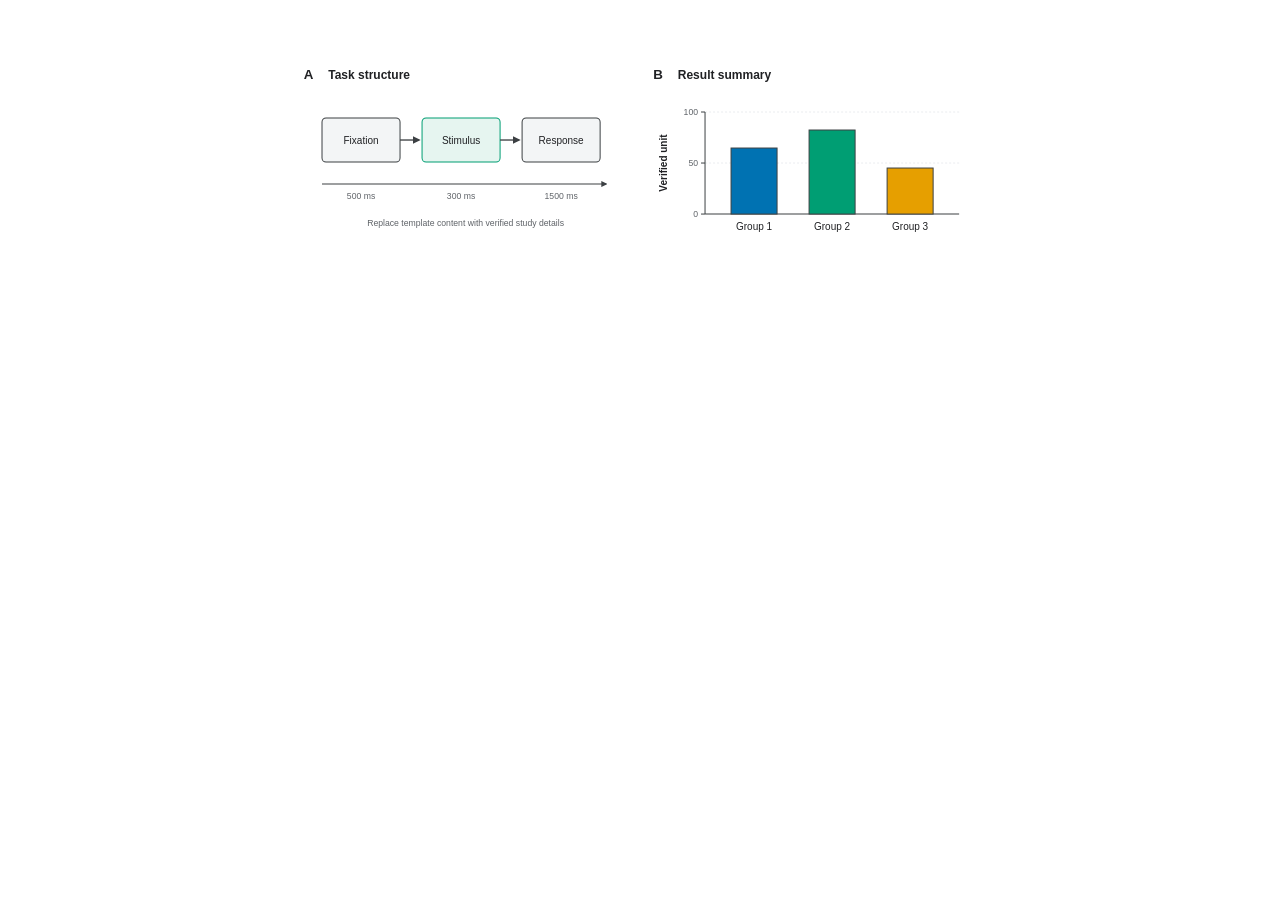
<file: assets/html-figure-template/index.html>
<!doctype html>
<html lang="en">
  <head>
    <meta charset="utf-8" />
    <meta name="viewport" content="width=device-width, initial-scale=1" />
    <meta name="lavish-live-reload" content="root" />
    <title>Academic Figure</title>
    <link rel="stylesheet" href="styles.css" />
  </head>
  <body>
    <main class="figure-page">
      <figure class="paper-figure" aria-label="Publication-ready academic figure">
        <section class="panel panel-a" aria-labelledby="panel-a-title">
          <div class="panel-label">A</div>
          <h2 id="panel-a-title">Task structure</h2>
          <!-- 1:1 SVG user-unit mapping: column width at 178 mm / 2 cols (7 mm gap) is ~323 px at 96 dpi -->
          <svg class="diagram" viewBox="0 0 323 150" role="img" aria-label="Example task timeline">
            <defs>
              <marker id="arrow" viewBox="0 0 10 10" refX="8" refY="5" markerWidth="6" markerHeight="6" orient="auto-start-reverse">
                <path d="M 0 0 L 10 5 L 0 10 z" />
              </marker>
            </defs>

            <g class="phase" transform="translate(18 24)">
              <rect width="78" height="44" rx="4" />
              <text x="39" y="25.5" text-anchor="middle">Fixation</text>
            </g>
            <line class="connector-line" x1="96" y1="46" x2="115" y2="46" marker-end="url(#arrow)" />

            <g class="phase accent" transform="translate(118 24)">
              <rect width="78" height="44" rx="4" />
              <text x="39" y="25.5" text-anchor="middle">Stimulus</text>
            </g>
            <line class="connector-line" x1="196" y1="46" x2="215" y2="46" marker-end="url(#arrow)" />

            <g class="phase" transform="translate(218 24)">
              <rect width="78" height="44" rx="4" />
              <text x="39" y="25.5" text-anchor="middle">Response</text>
            </g>

            <line class="axis-line" x1="18" y1="90" x2="302" y2="90" marker-end="url(#arrow)" />
            <text class="tick-label" x="57" y="105" text-anchor="middle">500 ms</text>
            <text class="tick-label" x="157" y="105" text-anchor="middle">300 ms</text>
            <text class="tick-label" x="257" y="105" text-anchor="middle">1500 ms</text>
            <text class="small-note" x="161.5" y="132" text-anchor="middle">Replace template content with verified study details</text>
          </svg>
        </section>

        <section class="panel panel-b" aria-labelledby="panel-b-title">
          <div class="panel-label">B</div>
          <h2 id="panel-b-title">Result summary</h2>
          <svg class="chart" viewBox="0 0 323 150" role="img" aria-label="Example vector chart">
            <line class="grid-line" x1="52" y1="69" x2="306" y2="69" />
            <line class="grid-line" x1="52" y1="18" x2="306" y2="18" />

            <line class="axis-line" x1="52" y1="120" x2="306" y2="120" />
            <line class="axis-line" x1="52" y1="18" x2="52" y2="120" />
            <line class="axis-line" x1="48" y1="120" x2="52" y2="120" />
            <line class="axis-line" x1="48" y1="69" x2="52" y2="69" />
            <line class="axis-line" x1="48" y1="18" x2="52" y2="18" />

            <text class="tick-label" x="45" y="123" text-anchor="end">0</text>
            <text class="tick-label" x="45" y="72" text-anchor="end">50</text>
            <text class="tick-label" x="45" y="21" text-anchor="end">100</text>

            <rect class="bar bar-one" x="78" y="54" width="46" height="66" />
            <rect class="bar bar-two" x="156" y="36" width="46" height="84" />
            <rect class="bar bar-three" x="234" y="74" width="46" height="46" />

            <text x="101" y="136" text-anchor="middle">Group 1</text>
            <text x="179" y="136" text-anchor="middle">Group 2</text>
            <text x="257" y="136" text-anchor="middle">Group 3</text>
            <text class="axis-title" x="14" y="69" transform="rotate(-90 14 69)" text-anchor="middle">Verified unit</text>
          </svg>
        </section>
      </figure>
    </main>
  </body>
</html>
</file>
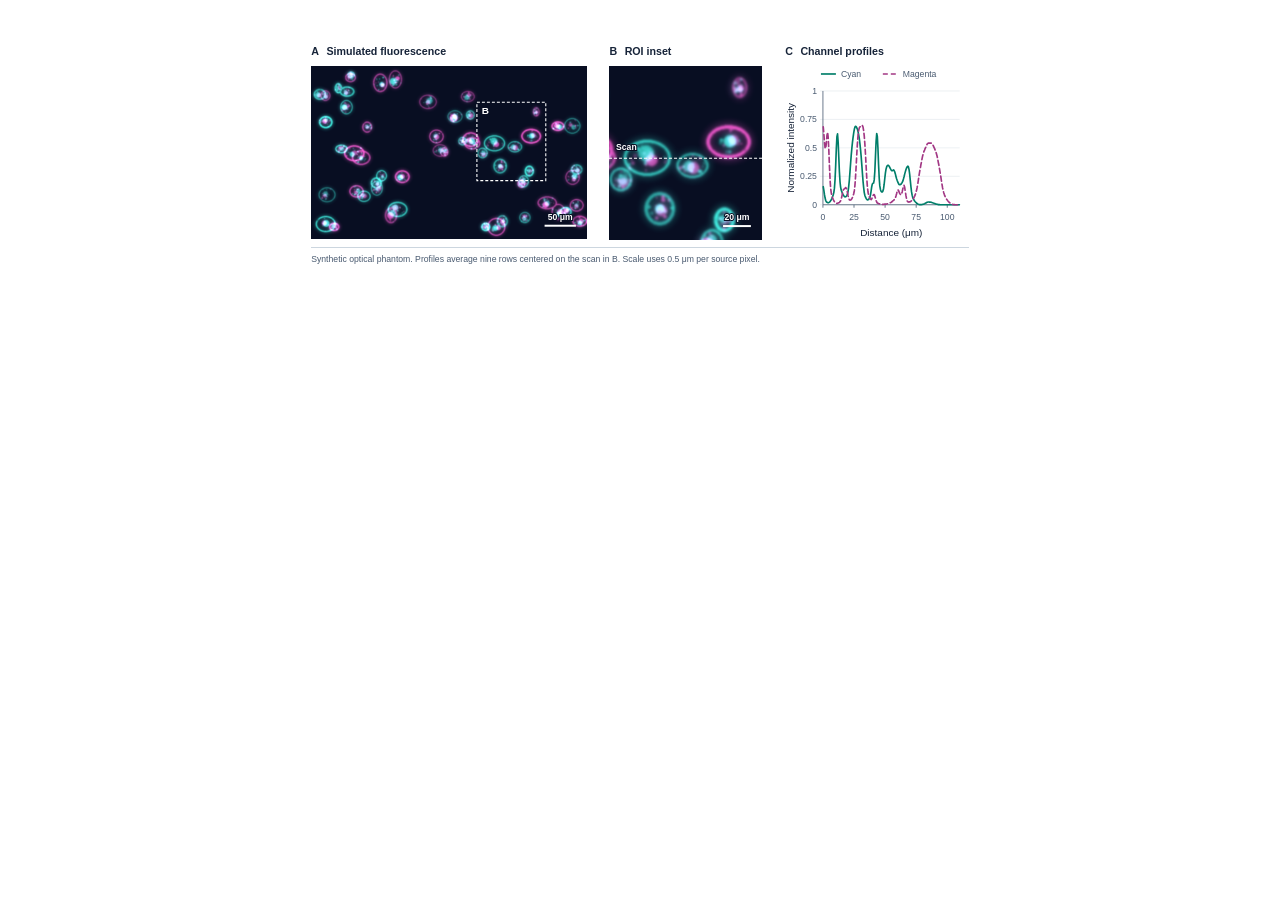
<file: examples/cell/index.html>
<!doctype html>
<html lang="en">
<head>
  <meta charset="utf-8">
  <meta name="viewport" content="width=device-width, initial-scale=1">
  <meta name="lavish-live-reload" content="root">
  <title>Simulated fluorescence and channel profiles</title>
  <link rel="stylesheet" href="../../assets/html-figure-template/styles.css">
  <link rel="stylesheet" href="../figure.css">
  <style>
    :root {
      --figure-width: 174mm;
      --panel-gap: 6mm;
      --label-size: 8pt;
      --title-size: 8pt;
    }
    .paper-figure { grid-template-columns: 45fr 25fr 30fr; }
    .roi { fill: none; stroke: white; stroke-width: 0.8pt; stroke-dasharray: 3 2; }
    .scale-bar { stroke: white; stroke-width: 1.5pt; }
  </style>
  <script src="../plots.js" defer></script>
  <script src="profile.js" defer></script>
  <script src="plot_profile.js" defer></script>
</head>
<body>
  <main class="figure-page">
    <figure class="paper-figure" aria-label="Simulated fluorescence image, magnified region and two intensity profiles">
      <section class="panel" aria-labelledby="field-title">
        <div class="panel-heading">
          <span class="panel-letter">A</span><h2 id="field-title">Simulated fluorescence</h2>
        </div>
        <div class="imaging-panel">
          <img src="phantom.png" alt="Merged cyan and magenta fluorescence channels of a synthetic optical phantom">
          <svg viewBox="0 0 276 174" aria-label="Selected region and 50 micrometre scale bar" role="img">
            <rect x="166.2" y="36.4" width="69" height="78.4" class="roi"/>
            <text class="image-annotation" x="171" y="48">B</text>
            <path class="scale-bar" d="M234 160h31.36"/>
            <text class="image-annotation tick-label" x="249.68" y="154" text-anchor="middle">50 μm</text>
          </svg>
        </div>
      </section>
      <section class="panel" aria-labelledby="roi-title">
        <div class="panel-heading">
          <span class="panel-letter">B</span><h2 id="roi-title">ROI inset</h2>
        </div>
        <div class="imaging-panel">
          <img src="inset.png" alt="Exact crop of the region outlined in panel A">
          <svg viewBox="0 0 153 174" aria-label="Profile scan and 20 micrometre scale bar" role="img">
            <path class="roi" d="M0 92.22h153"/>
            <text class="image-annotation tick-label" x="7" y="84">Scan</text>
            <path class="scale-bar" d="M114 160h27.82"/>
            <text class="image-annotation tick-label" x="127.91" y="154" text-anchor="middle">20 μm</text>
          </svg>
        </div>
      </section>
      <section class="panel" aria-labelledby="profile-title">
        <div class="panel-heading">
          <span class="panel-letter">C</span><h2 id="profile-title">Channel profiles</h2>
        </div>
        <svg id="profile" viewBox="0 0 184 174" role="img"
          aria-label="Cyan and magenta channel intensities sampled along the marked scan line"></svg>
      </section>
      <figcaption class="figure-note">
        Synthetic optical phantom. Profiles average nine rows centered on the scan in B. Scale uses 0.5 μm per source pixel.
      </figcaption>
    </figure>
  </main>
</body>
</html>
</file>
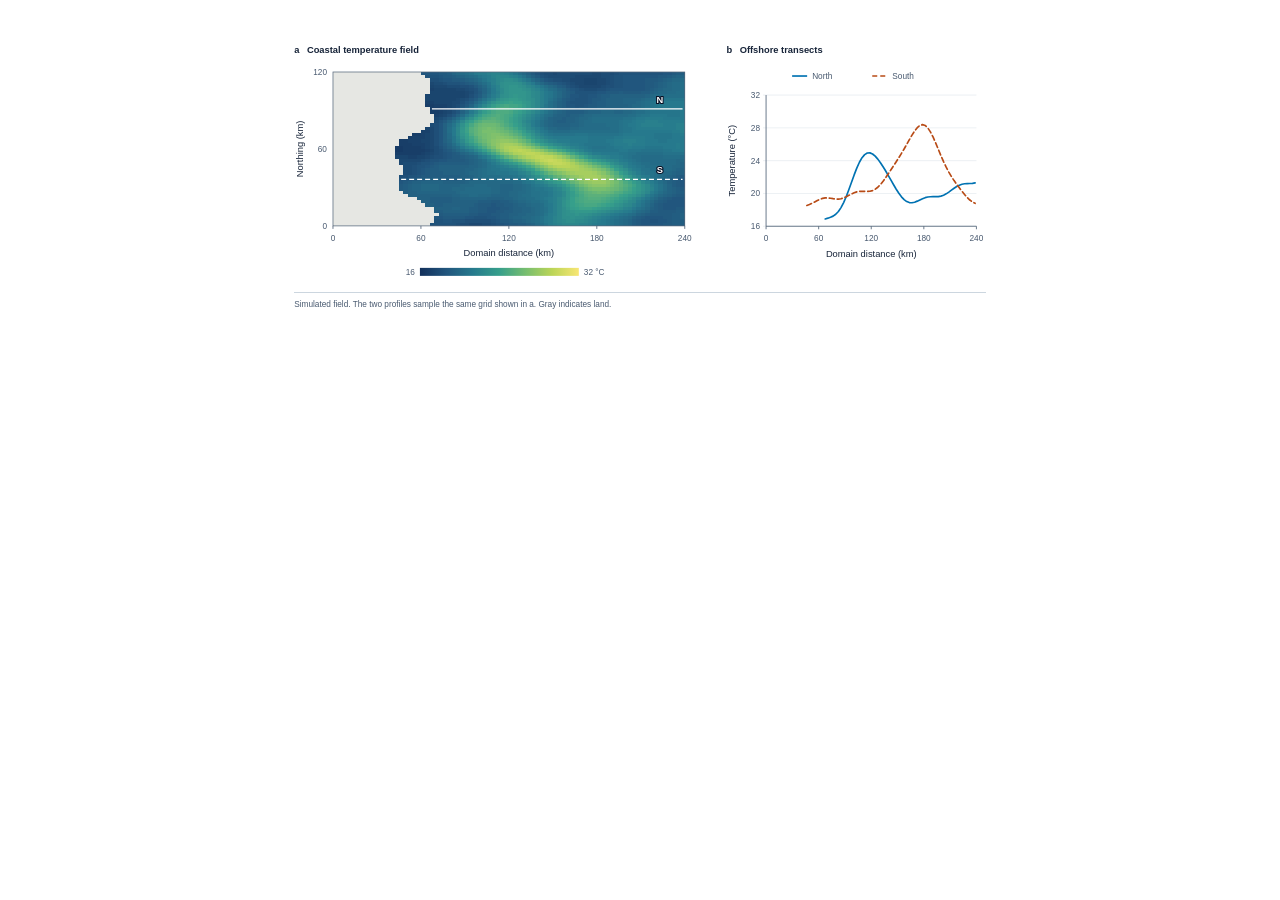
<file: examples/nature/index.html>
<!doctype html>
<html lang="en">
<head>
  <meta charset="utf-8">
  <meta name="viewport" content="width=device-width, initial-scale=1">
  <meta name="lavish-live-reload" content="root">
  <title>Simulated coastal temperature field</title>
  <link rel="stylesheet" href="../../assets/html-figure-template/styles.css">
  <link rel="stylesheet" href="../figure.css">
  <style>
    :root {
      --figure-width: 183mm;
      --label-size: 7pt;
      --title-size: 7pt;
      --body-size: 7pt;
      --tick-size: 6.2pt;
      --note-size: 6.2pt;
    }
    .paper-figure { grid-template-columns: 61fr 39fr; }
  </style>
  <script src="../plots.js" defer></script>
  <script src="field.js" defer></script>
</head>
<body>
  <main class="figure-page">
    <figure class="paper-figure" aria-label="A simulated coastal temperature map and two transects">
      <section class="panel" aria-labelledby="map-title">
        <div class="panel-heading">
          <span class="panel-letter">a</span><h2 id="map-title">Coastal temperature field</h2>
        </div>
        <svg id="field" viewBox="0 0 406 220" role="img"
          aria-label="Temperature field in degrees Celsius with north and south transects"></svg>
      </section>
      <section class="panel" aria-labelledby="transect-title">
        <div class="panel-heading">
          <span class="panel-letter">b</span><h2 id="transect-title">Offshore transects</h2>
        </div>
        <svg id="transects" viewBox="0 0 259 220" role="img"
          aria-label="Temperature profiles sampled directly from the north and south transects"></svg>
      </section>
      <figcaption class="figure-note">
        Simulated field. The two profiles sample the same grid shown in a. Gray indicates land.
      </figcaption>
    </figure>
  </main>
</body>
</html>
</file>
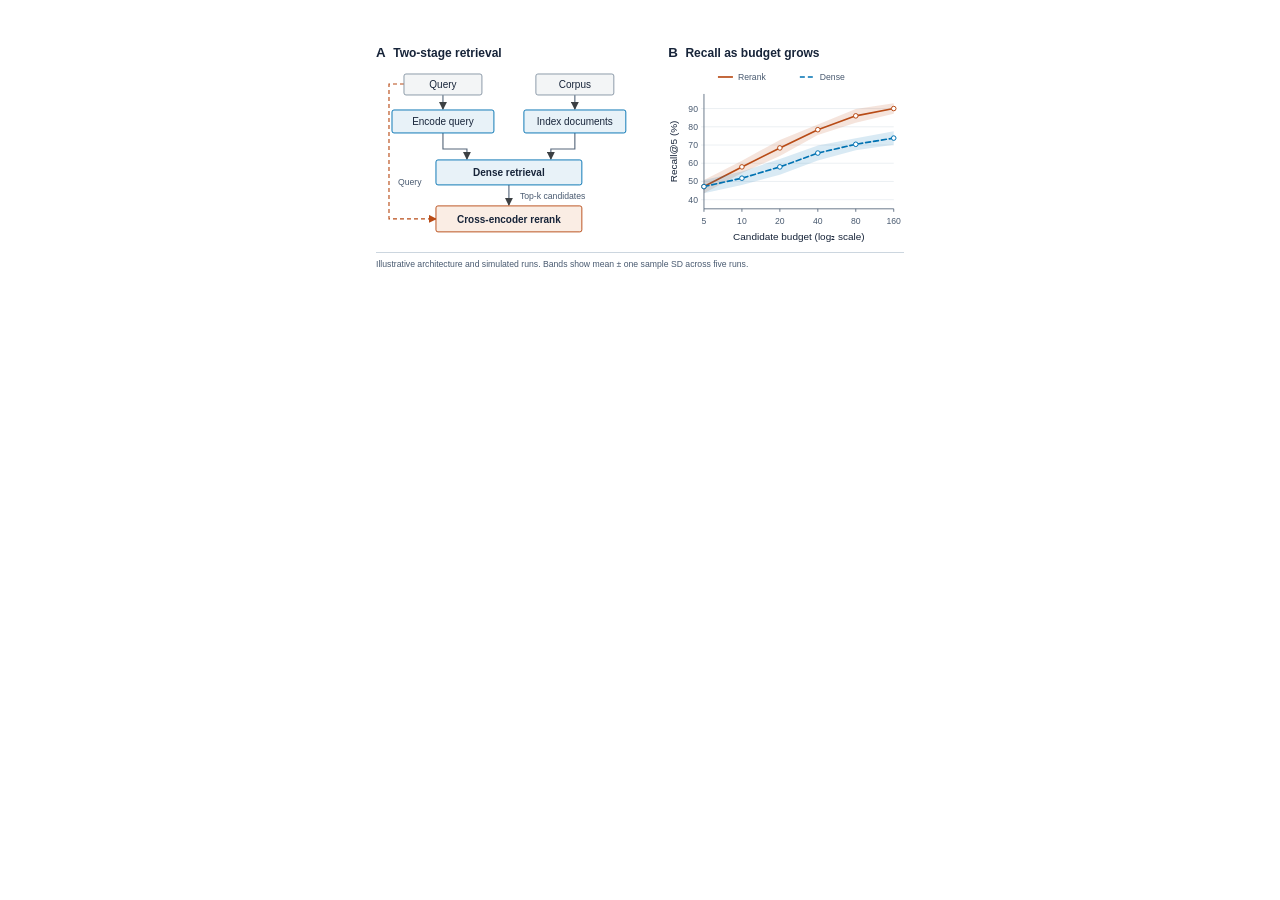
<file: examples/neurips/index.html>
<!doctype html>
<html lang="en">
<head>
  <meta charset="utf-8">
  <meta name="viewport" content="width=device-width, initial-scale=1">
  <meta name="lavish-live-reload" content="root">
  <title>Two-stage retrieval architecture and scaling</title>
  <link rel="stylesheet" href="../../assets/html-figure-template/styles.css">
  <link rel="stylesheet" href="../figure.css">
  <style>
    :root { --figure-width: 139.7mm; }
    .paper-figure { grid-template-columns: 53fr 47fr; }
    .stage { stroke-width: 0.7pt; }
    .stage-label { font-weight: 700; }
    .flow { fill: none; stroke: #56677b; stroke-width: 0.85pt; }
    .query-flow { stroke: #b84b16; stroke-dasharray: 4 3; }
  </style>
  <script src="../plots.js" defer></script>
  <script src="scaling.js" defer></script>
</head>
<body>
  <main class="figure-page">
    <figure class="paper-figure" aria-label="Two-stage retrieval model and simulated size scaling">
      <section class="panel" aria-labelledby="diagram-title">
        <div class="panel-heading">
          <span class="panel-letter">A</span><h2 id="diagram-title">Two-stage retrieval</h2>
        </div>
        <svg viewBox="0 0 266 176" role="img"
          aria-label="Query encoding and document indexing feed retrieval. The query and candidates go to the reranker.">
          <defs>
            <marker id="flow-arrow" viewBox="0 0 8 8" refX="7" refY="4" markerWidth="7" markerHeight="7"
              orient="auto">
              <path d="M0 0L8 4L0 8Z" fill="#56677b"/>
            </marker>
            <marker id="query-arrow" viewBox="0 0 8 8" refX="7" refY="4" markerWidth="7" markerHeight="7"
              orient="auto">
              <path d="M0 0L8 4L0 8Z" style="fill:#b84b16"/>
            </marker>
          </defs>
          <g class="flow" marker-end="url(#flow-arrow)">
            <path d="M67 27v14"/><path d="M199 27v14"/>
            <path d="M67 65v16h24v10"/><path d="M199 65v16h-24v10"/>
            <path d="M133 117v20"/>
          </g>
          <path class="flow query-flow" d="M28 16H13v135h47" marker-end="url(#query-arrow)"/>
          <rect class="stage" x="28" y="6" width="78" height="21" rx="2" fill="#f3f5f6" stroke="#8695a4"/>
          <rect class="stage" x="160" y="6" width="78" height="21" rx="2" fill="#f3f5f6" stroke="#8695a4"/>
          <rect class="stage" x="16" y="42" width="102" height="23" rx="2" fill="#e8f2f8" stroke="#0072b2"/>
          <rect class="stage" x="148" y="42" width="102" height="23" rx="2" fill="#e8f2f8" stroke="#0072b2"/>
          <rect class="stage" x="60" y="92" width="146" height="25" rx="2" fill="#e8f2f8" stroke="#0072b2"/>
          <rect class="stage" x="60" y="138" width="146" height="26" rx="2" fill="#faede4" stroke="#b84b16"/>
          <text x="67" y="20" text-anchor="middle">Query</text>
          <text x="199" y="20" text-anchor="middle">Corpus</text>
          <text x="67" y="57" text-anchor="middle">Encode query</text>
          <text x="199" y="57" text-anchor="middle">Index documents</text>
          <text class="stage-label" x="133" y="108" text-anchor="middle">Dense retrieval</text>
          <text class="tick-label" x="144" y="131">Top-k candidates</text>
          <text class="stage-label" x="133" y="155" text-anchor="middle">Cross-encoder rerank</text>
          <text class="tick-label" x="22" y="117">Query</text>
        </svg>
      </section>
      <section class="panel" aria-labelledby="scaling-title">
        <div class="panel-heading">
          <span class="panel-letter">B</span><h2 id="scaling-title">Recall as budget grows</h2>
        </div>
        <svg id="scaling" viewBox="0 0 236 176" role="img"
          aria-label="Simulated recall at five on a log-two candidate-budget axis, with mean and standard deviation"></svg>
      </section>
      <figcaption class="figure-note">
        Illustrative architecture and simulated runs. Bands show mean ± one sample SD across five runs.
      </figcaption>
    </figure>
  </main>
</body>
</html>
</file>
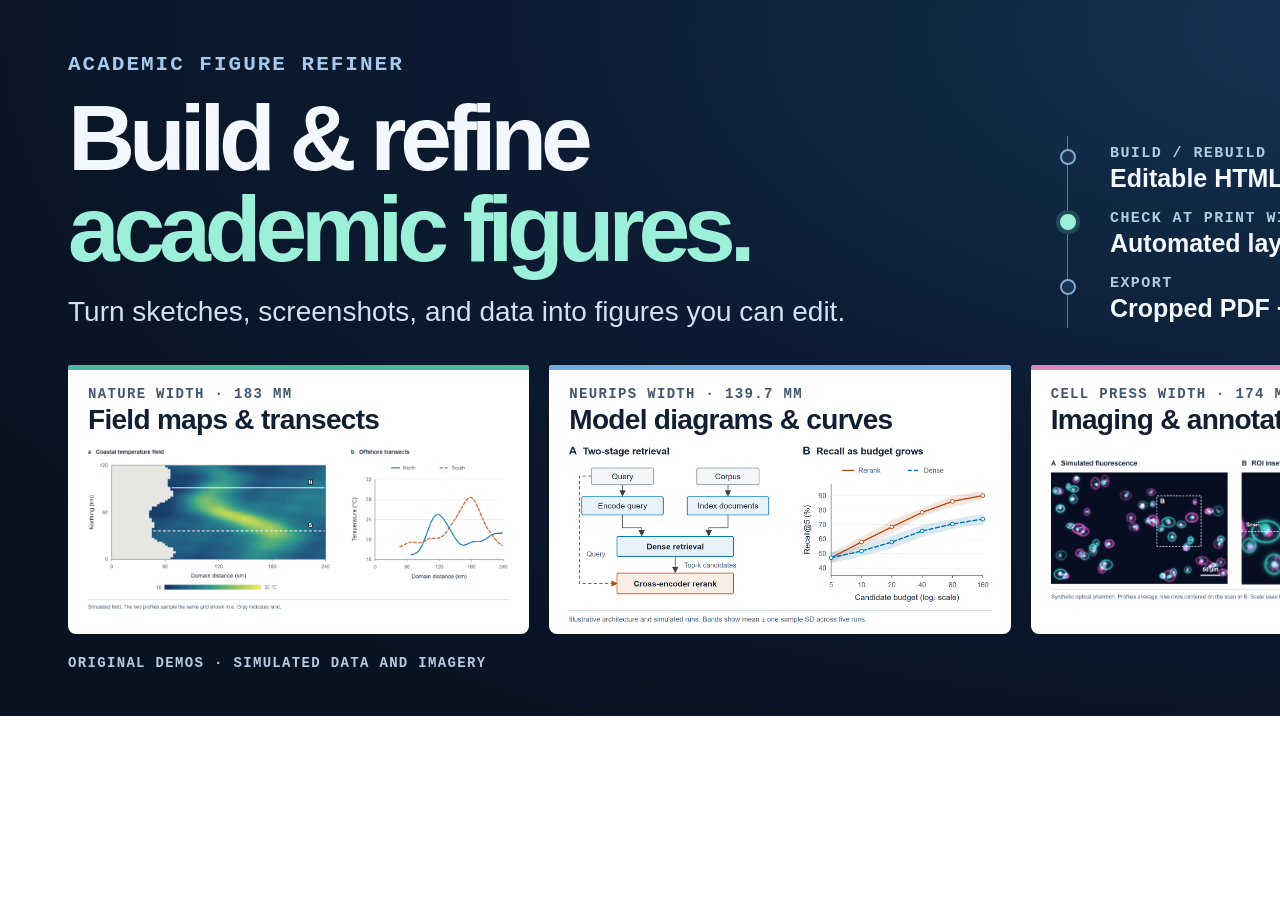
<file: examples/cover.html>
<!doctype html>
<html lang="en">
<head>
  <meta charset="utf-8">
  <meta name="viewport" content="width=device-width, initial-scale=1">
  <title>Academic Figure Refiner README cover</title>
  <style>
    * { box-sizing: border-box; }
    body { margin: 0; font-family: "Segoe UI", Arial, sans-serif; }
    .cover {
      width: 1560px;
      min-height: 716px;
      padding: 53px 68px 37px;
      color: #f3f8ff;
      background: radial-gradient(ellipse at 86% 4%, #143354 0%, #0c1b32 44%, #081322 83%);
    }
    .intro { display: grid; grid-template-columns: 1fr 425px; align-items: end; gap: 32px; }
    .brand, .venue, .footer, .flow dt {
      font-family: "Cascadia Mono", Consolas, monospace;
      font-weight: 700;
      letter-spacing: 0.095em;
    }
    .brand { margin: 0 0 17px; color: #a4c9ed; font-size: 21px; }
    h1 { margin: 0; font-size: 93px; line-height: 0.98; letter-spacing: -0.066em; font-weight: 750; }
    h1 span { color: #9cf0d9; }
    .subtitle { margin: 21px 0 0; font-size: 28px; color: #d1e2f2; }
    .flow {
      position: relative;
      margin: 0;
      padding: 9px 0 5px 42px;
      display: grid;
      gap: 17px;
      border-left: 1px solid #52819c;
    }
    .flow div { position: relative; }
    .flow div::before {
      position: absolute;
      content: "";
      left: -50px;
      top: 4px;
      width: 12px;
      height: 12px;
      background: #173453;
      border: 2px solid #83a8c9;
      border-radius: 50%;
    }
    .flow div:nth-child(2)::before {
      background: #9cf0d9;
      border-color: #9cf0d9;
      box-shadow: 0 0 0 4px #214b56;
    }
    .flow dt { color: #b3cce4; font-size: 15px; }
    .flow dd { margin: 2px 0 0; font-size: 25px; line-height: 1.16; font-weight: 650; }
    .case-studies { display: grid; grid-template-columns: repeat(3, 1fr); gap: 20px; margin-top: 37px; }
    .example {
      overflow: hidden;
      margin: 0;
      padding: 16px 20px 18px;
      border-top: 5px solid var(--accent);
      border-radius: 2px 2px 8px 8px;
      color: #121f32;
      background: #fff;
    }
    .example figcaption { display: flex; flex-direction: column; gap: 2px; margin-bottom: 9px; }
    .venue { color: #435670; font-size: 14px; }
    .example strong { font-size: 28px; line-height: 1.12; letter-spacing: -0.025em; }
    .preview { display: grid; place-items: center; height: 171px; }
    .preview img { display: block; max-width: 100%; max-height: 100%; }
    .footer { margin: 21px 0 0; color: #b5cbe1; font-size: 14px; }
  </style>
</head>
<body>
  <main class="cover">
    <div class="intro">
      <div>
        <p class="brand">ACADEMIC FIGURE REFINER</p>
        <h1>Build &amp; refine<br><span>academic figures.</span></h1>
        <p class="subtitle">Turn sketches, screenshots, and data into figures you can edit.</p>
      </div>
      <dl class="flow" aria-label="Figure workflow">
        <div><dt>BUILD / REBUILD</dt><dd>Editable HTML + SVG</dd></div>
        <div><dt>CHECK AT PRINT WIDTH</dt><dd>Automated layout audit</dd></div>
        <div><dt>EXPORT</dt><dd>Cropped PDF + high-res PNG</dd></div>
      </dl>
    </div>
    <section class="case-studies" aria-label="Three original examples">
      <figure class="example" style="--accent:#4cb89b">
        <figcaption><span class="venue">NATURE WIDTH · 183 MM</span><strong>Field maps &amp; transects</strong></figcaption>
        <div class="preview"><img src="nature/exports/figure.png" alt="Coastal heatmap and two temperature profiles"></div>
      </figure>
      <figure class="example" style="--accent:#70ace8">
        <figcaption><span class="venue">NEURIPS WIDTH · 139.7 MM</span><strong>Model diagrams &amp; curves</strong></figcaption>
        <div class="preview"><img src="neurips/exports/figure.png" alt="Two-stage retrieval diagram with recall scaling curves"></div>
      </figure>
      <figure class="example" style="--accent:#d789bd">
        <figcaption><span class="venue">CELL PRESS WIDTH · 174 MM</span><strong>Imaging &amp; annotations</strong></figcaption>
        <div class="preview"><img src="cell/exports/figure.png" alt="Two-channel fluorescence simulation with an inset and signal profiles"></div>
      </figure>
    </section>
    <p class="footer">ORIGINAL DEMOS · SIMULATED DATA AND IMAGERY</p>
  </main>
</body>
</html>
</file>
<file: assets/html-figure-template/styles.css>
:root {
  /* Target paper width: Nature/standard double-column (178 mm ≈ 672.8 px at 96 dpi).
     With 2 equal columns and 7 mm gap, each panel is ~323 px wide. */
  --figure-width: 178mm;
  --panel-gap: 7mm;
  --font-sans: Arial, Helvetica, "Liberation Sans", sans-serif;

  /* Publication typography in physical pt units (1 pt = 1.333 px at 96 dpi) */
  --label-size: 10pt;
  --title-size: 9pt;
  --body-size: 7.5pt;
  --tick-size: 6.5pt;
  --note-size: 6.5pt;

  /* Print-safe stroke weights */
  --stroke-axis: 0.75pt;
  --stroke-line: 1pt;
  --stroke-grid: 0.5pt;

  /* Neutral inks and surfaces */
  --ink: #202124;
  --muted: #5f6368;
  --line: #3c4043;
  --grid-line: #e0e3e7;
  --soft-gray: #f3f5f6;

  /* Color-blind-safe Okabe-Ito-inspired palette */
  --accent-blue: #0072b2;
  --accent-teal: #009e73;
  --accent-orange: #d55e00;
  --accent-gold: #e69f00;
  --accent-purple: #cc79a7;
  --accent-sky: #56b4e9;

  /* Muted fills for diagram blocks and highlighted regions */
  --tint-blue: #e8f2f8;
  --tint-teal: #e6f5f0;
  --tint-orange: #faede4;
  --tint-gold: #fcf4e1;
}

* {
  box-sizing: border-box;
  print-color-adjust: exact;
  -webkit-print-color-adjust: exact;
}

body {
  margin: 0;
  background: #ffffff;
  color: var(--ink);
  font-family: var(--font-sans);
}

.figure-page {
  min-height: 100vh;
  display: grid;
  place-items: start center;
  padding: 18mm;
  overflow-x: auto;
}

.paper-figure {
  width: var(--figure-width);
  min-width: var(--figure-width);
  margin: 0;
  display: grid;
  grid-template-columns: 1fr 1fr;
  gap: var(--panel-gap);
  background: #ffffff;
}

.panel {
  position: relative;
  min-width: 0;
  background: #ffffff;
}

.panel-label {
  position: absolute;
  top: 0;
  left: 0;
  font-size: var(--label-size);
  font-weight: 700;
  line-height: 1;
}

.panel h2 {
  margin: 0 0 3mm 6.5mm;
  font-size: var(--title-size);
  line-height: 1.2;
  font-weight: 700;
}

svg {
  display: block;
  width: 100%;
  height: auto;
  overflow: visible;
  font-family: var(--font-sans);
  font-size: var(--body-size);
  fill: var(--ink);
}

.axis-line {
  stroke: var(--line);
  stroke-width: var(--stroke-axis);
  fill: none;
}

.grid-line {
  stroke: var(--grid-line);
  stroke-width: var(--stroke-grid);
  stroke-dasharray: 2 2;
  fill: none;
}

.connector-line {
  stroke: var(--line);
  stroke-width: var(--stroke-line);
  fill: none;
}

marker path {
  fill: var(--line);
}

.phase rect {
  fill: var(--soft-gray);
  stroke: var(--line);
  stroke-width: var(--stroke-axis);
}

.phase.accent rect {
  fill: var(--tint-teal);
  stroke: var(--accent-teal);
}

.tick-label {
  font-size: var(--tick-size);
  fill: var(--muted);
}

.small-note {
  font-size: var(--note-size);
  fill: var(--muted);
}

.bar {
  stroke: var(--line);
  stroke-width: var(--stroke-axis);
}

.bar-one {
  fill: var(--accent-blue);
}

.bar-two {
  fill: var(--accent-teal);
}

.bar-three {
  fill: var(--accent-gold);
}

.axis-title {
  font-size: var(--body-size);
  font-weight: 700;
}

@page {
  margin: 0;
}

@media print {
  .figure-page {
    min-height: auto;
    padding: 0;
    overflow: visible;
  }

  .paper-figure {
    width: var(--figure-width);
  }
}
</file>
<file: examples/figure.css>
:root {
  --ink: #172439;
  --muted: #495a70;
  --blue: #0072b2;
  --teal: #007e69;
  --orange: #b84b16;
  --grid-line: #e3e9ed;
}

.figure-page { padding: 12mm 3mm; }
.paper-figure {
  column-gap: var(--panel-gap);
  row-gap: 2mm;
}
.panel-heading {
  display: flex;
  align-items: baseline;
  gap: 2mm;
  margin-bottom: 2mm;
}
.panel-heading h2 {
  margin: 0;
  font-size: var(--title-size);
}
.panel-letter { font-size: var(--label-size); font-weight: 700; }
.figure-note {
  grid-column: 1 / -1;
  border-top: 0.5pt solid #ccd6df;
  padding-top: 1.6mm;
  color: var(--muted);
  font-size: var(--note-size);
  line-height: 1.35;
}
.axis-line { stroke: #56677b; stroke-width: 0.65pt; }
.grid-line { stroke-dasharray: none; }
.axis-title { font-weight: 400; }
.imaging-panel { position: relative; }
.imaging-panel img { display: block; width: 100%; height: auto; }
.imaging-panel svg { position: absolute; inset: 0; }
.image-annotation {
  fill: #fff;
  stroke: #0a1024;
  stroke-width: 1.5pt;
  paint-order: stroke;
  font-weight: 700;
}
</file>
